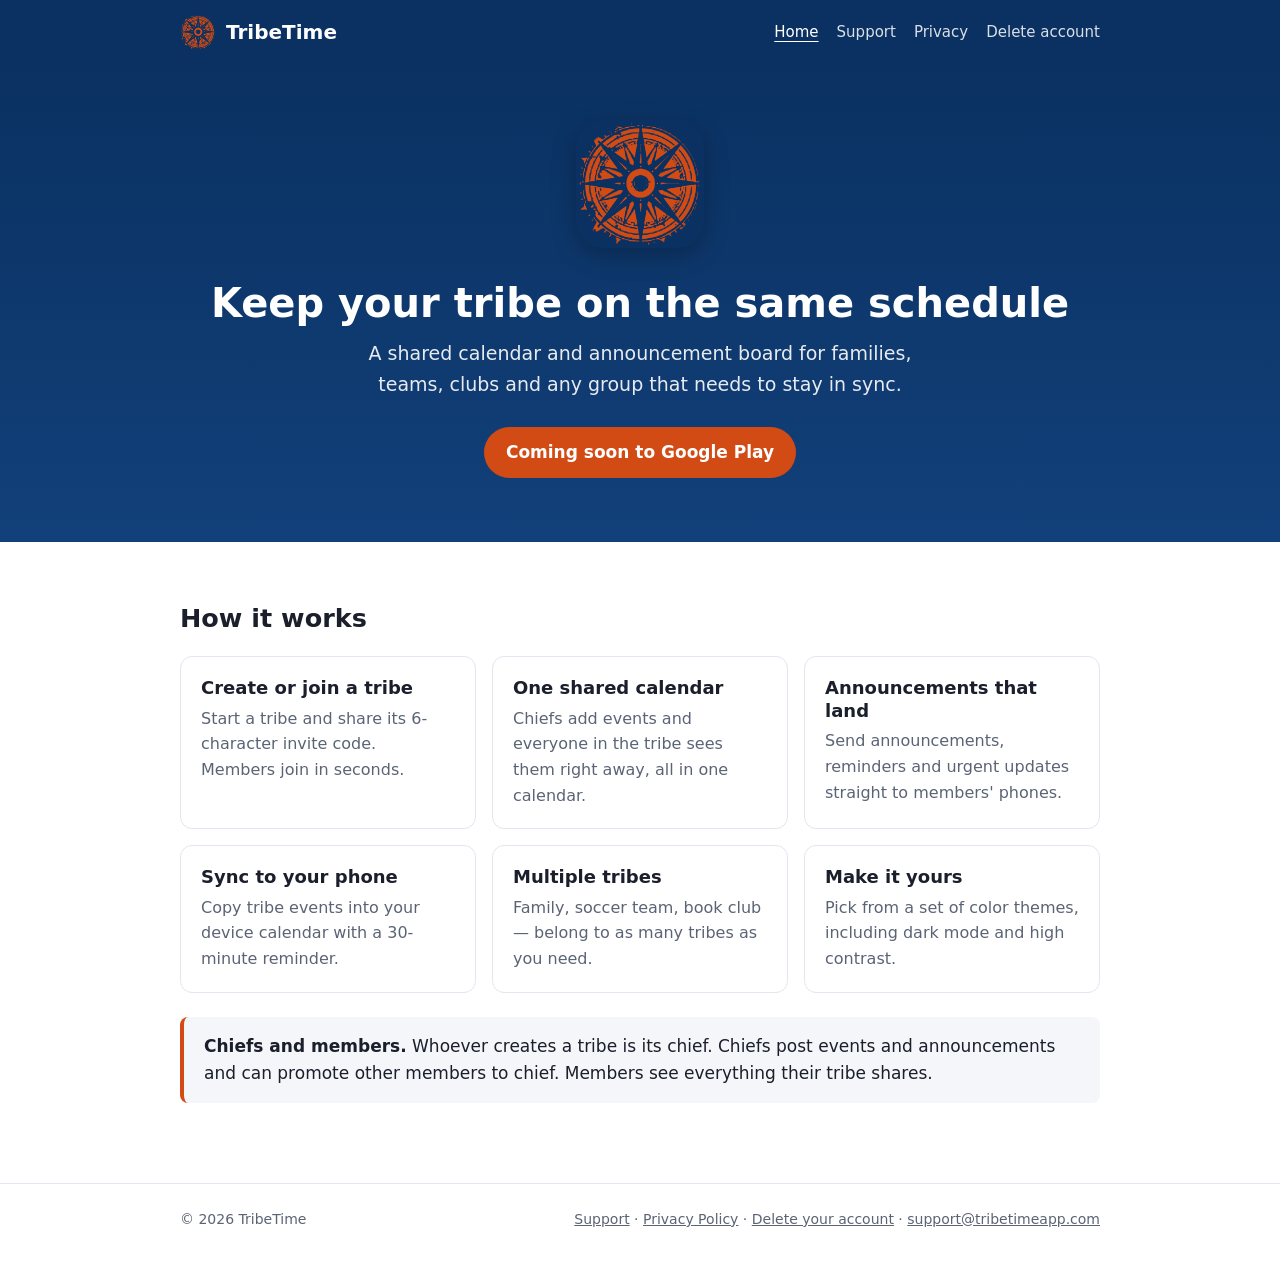
<file: index.html>
<!DOCTYPE html>
<html lang="en">
<head>
  <meta charset="utf-8">
  <meta name="viewport" content="width=device-width, initial-scale=1">
  <title>TribeTime – Shared calendar and announcements for your group</title>
  <meta name="description" content="TribeTime keeps families, teams and groups on the same schedule with a shared calendar, announcements and push notifications.">
  <link rel="icon" type="image/png" href="favicon.png">
  <link rel="apple-touch-icon" href="assets/apple-touch-icon.png">
  <link rel="stylesheet" href="styles.css">
</head>
<body>
  <header class="site-header">
    <div class="wrap">
      <a class="brand" href="index.html"><img src="assets/icon-256.png" alt="">TribeTime</a>
      <nav class="site-nav">
        <a href="index.html" aria-current="page">Home</a>
        <a href="support.html">Support</a>
        <a href="privacy.html">Privacy</a>
        <a href="delete-account.html">Delete account</a>
      </nav>
    </div>
  </header>

  <section class="hero">
    <div class="wrap">
      <img src="assets/icon-512.png" alt="TribeTime app icon">
      <h1>Keep your tribe on the same schedule</h1>
      <p>A shared calendar and announcement board for families, teams, clubs and any group that needs to stay in sync.</p>
      <span class="badge">Coming soon to Google Play</span>
    </div>
  </section>

  <main>
    <div class="wrap">
      <h2>How it works</h2>
      <div class="features">
        <div class="card">
          <h3>Create or join a tribe</h3>
          <p>Start a tribe and share its 6-character invite code. Members join in seconds.</p>
        </div>
        <div class="card">
          <h3>One shared calendar</h3>
          <p>Chiefs add events and everyone in the tribe sees them right away, all in one calendar.</p>
        </div>
        <div class="card">
          <h3>Announcements that land</h3>
          <p>Send announcements, reminders and urgent updates straight to members' phones.</p>
        </div>
        <div class="card">
          <h3>Sync to your phone</h3>
          <p>Copy tribe events into your device calendar with a 30-minute reminder.</p>
        </div>
        <div class="card">
          <h3>Multiple tribes</h3>
          <p>Family, soccer team, book club — belong to as many tribes as you need.</p>
        </div>
        <div class="card">
          <h3>Make it yours</h3>
          <p>Pick from a set of color themes, including dark mode and high contrast.</p>
        </div>
      </div>

      <div class="callout">
        <p><strong>Chiefs and members.</strong> Whoever creates a tribe is its chief. Chiefs post events and announcements and can promote other members to chief. Members see everything their tribe shares.</p>
      </div>
    </div>
  </main>

  <footer class="site-footer">
    <div class="wrap">
      <span>&copy; 2026 TribeTime</span>
      <span>
        <a href="support.html">Support</a> ·
        <a href="privacy.html">Privacy Policy</a> ·
        <a href="delete-account.html">Delete your account</a> ·
        <a href="mailto:support@tribetimeapp.com">support@tribetimeapp.com</a>
      </span>
    </div>
  </footer>
</body>
</html>
</file>
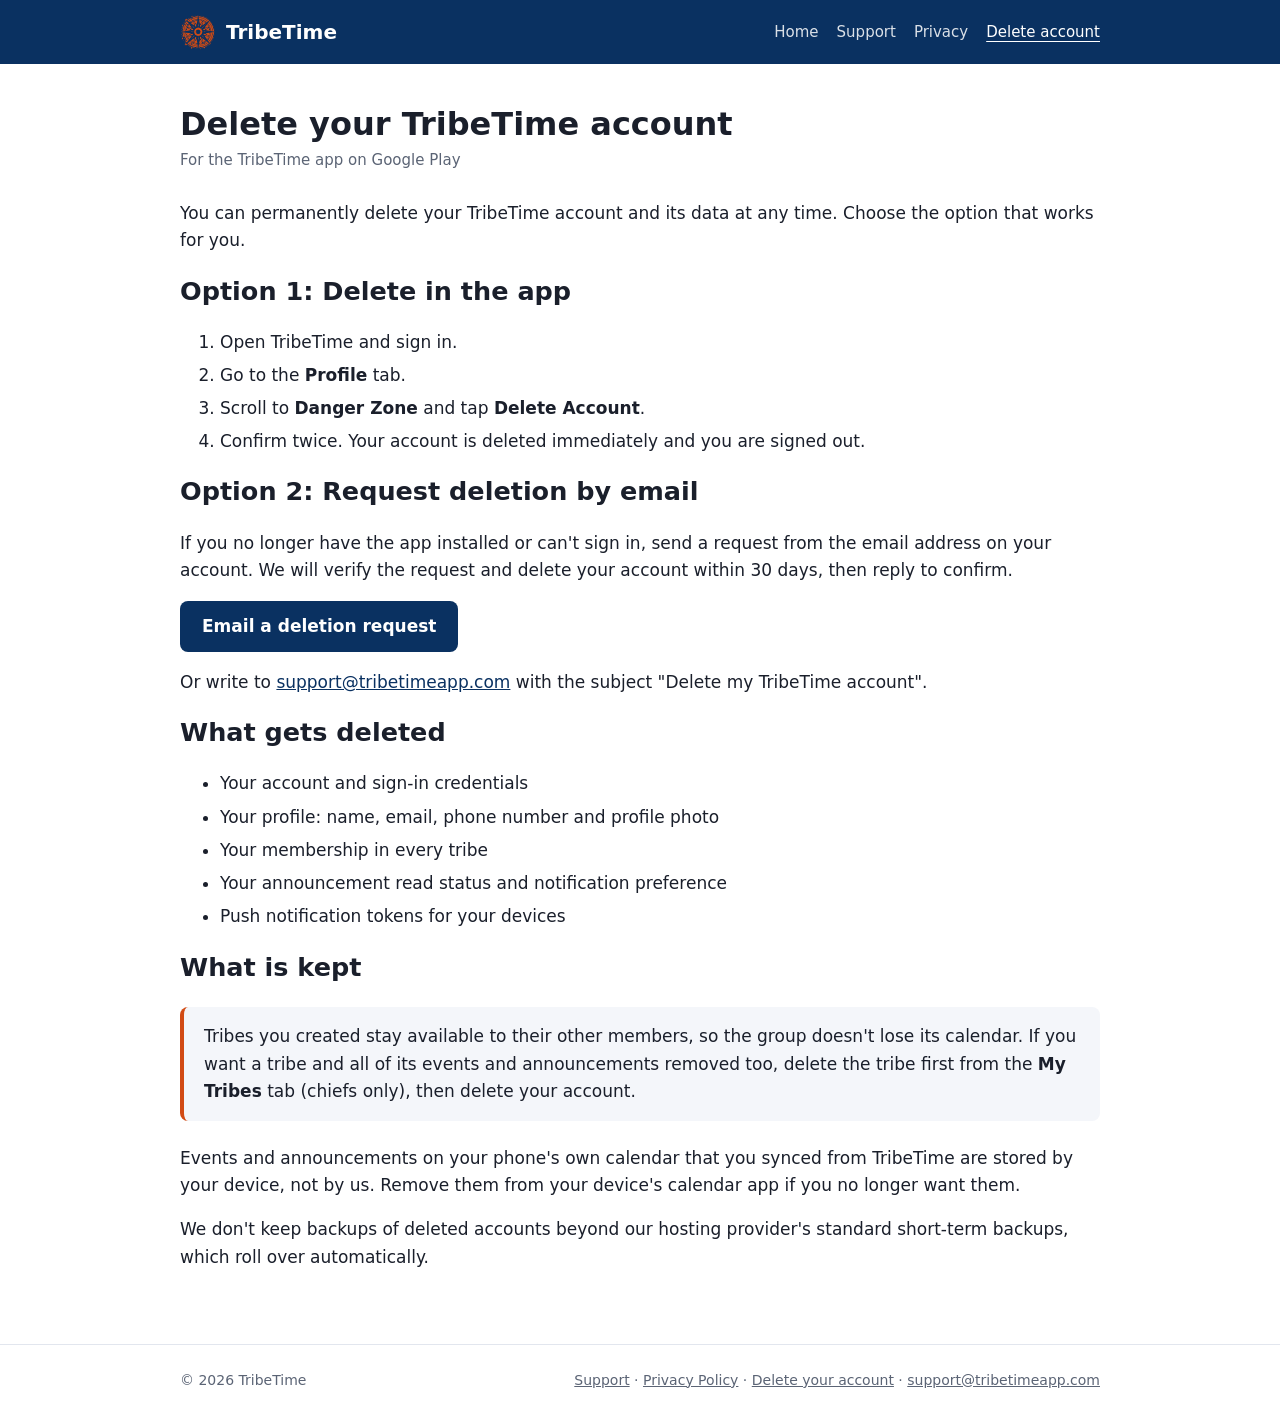
<file: delete-account.html>
<!DOCTYPE html>
<html lang="en">
<head>
  <meta charset="utf-8">
  <meta name="viewport" content="width=device-width, initial-scale=1">
  <title>Delete Your Account – TribeTime</title>
  <meta name="description" content="How to delete your TribeTime account and data, in the app or by request.">
  <link rel="icon" type="image/png" href="favicon.png">
  <link rel="apple-touch-icon" href="assets/apple-touch-icon.png">
  <link rel="stylesheet" href="styles.css">
</head>
<body>
  <header class="site-header">
    <div class="wrap">
      <a class="brand" href="index.html"><img src="assets/icon-256.png" alt="">TribeTime</a>
      <nav class="site-nav">
        <a href="index.html">Home</a>
        <a href="support.html">Support</a>
        <a href="privacy.html">Privacy</a>
        <a href="delete-account.html" aria-current="page">Delete account</a>
      </nav>
    </div>
  </header>

  <main>
    <div class="wrap">
      <h1 class="page-title">Delete your TribeTime account</h1>
      <p class="meta">For the TribeTime app on Google Play</p>

      <p>You can permanently delete your TribeTime account and its data at any time. Choose the option that works for you.</p>

      <h2>Option 1: Delete in the app</h2>
      <ol>
        <li>Open TribeTime and sign in.</li>
        <li>Go to the <strong>Profile</strong> tab.</li>
        <li>Scroll to <strong>Danger Zone</strong> and tap <strong>Delete Account</strong>.</li>
        <li>Confirm twice. Your account is deleted immediately and you are signed out.</li>
      </ol>

      <h2>Option 2: Request deletion by email</h2>
      <p>If you no longer have the app installed or can't sign in, send a request from the email address on your account. We will verify the request and delete your account within 30 days, then reply to confirm.</p>
      <p><a class="button" href="mailto:support@tribetimeapp.com?subject=Delete%20my%20TribeTime%20account&amp;body=Please%20delete%20my%20TribeTime%20account%20and%20its%20data.%0A%0AAccount%20email%3A%20">Email a deletion request</a></p>
      <p>Or write to <a href="mailto:support@tribetimeapp.com">support@tribetimeapp.com</a> with the subject "Delete my TribeTime account".</p>

      <h2>What gets deleted</h2>
      <ul>
        <li>Your account and sign-in credentials</li>
        <li>Your profile: name, email, phone number and profile photo</li>
        <li>Your membership in every tribe</li>
        <li>Your announcement read status and notification preference</li>
        <li>Push notification tokens for your devices</li>
      </ul>

      <h2>What is kept</h2>
      <div class="callout">
        <p>Tribes you created stay available to their other members, so the group doesn't lose its calendar. If you want a tribe and all of its events and announcements removed too, delete the tribe first from the <strong>My Tribes</strong> tab (chiefs only), then delete your account.</p>
      </div>
      <p>Events and announcements on your phone's own calendar that you synced from TribeTime are stored by your device, not by us. Remove them from your device's calendar app if you no longer want them.</p>
      <p>We don't keep backups of deleted accounts beyond our hosting provider's standard short-term backups, which roll over automatically.</p>
    </div>
  </main>

  <footer class="site-footer">
    <div class="wrap">
      <span>&copy; 2026 TribeTime</span>
      <span>
        <a href="support.html">Support</a> ·
        <a href="privacy.html">Privacy Policy</a> ·
        <a href="delete-account.html">Delete your account</a> ·
        <a href="mailto:support@tribetimeapp.com">support@tribetimeapp.com</a>
      </span>
    </div>
  </footer>
</body>
</html>
</file>
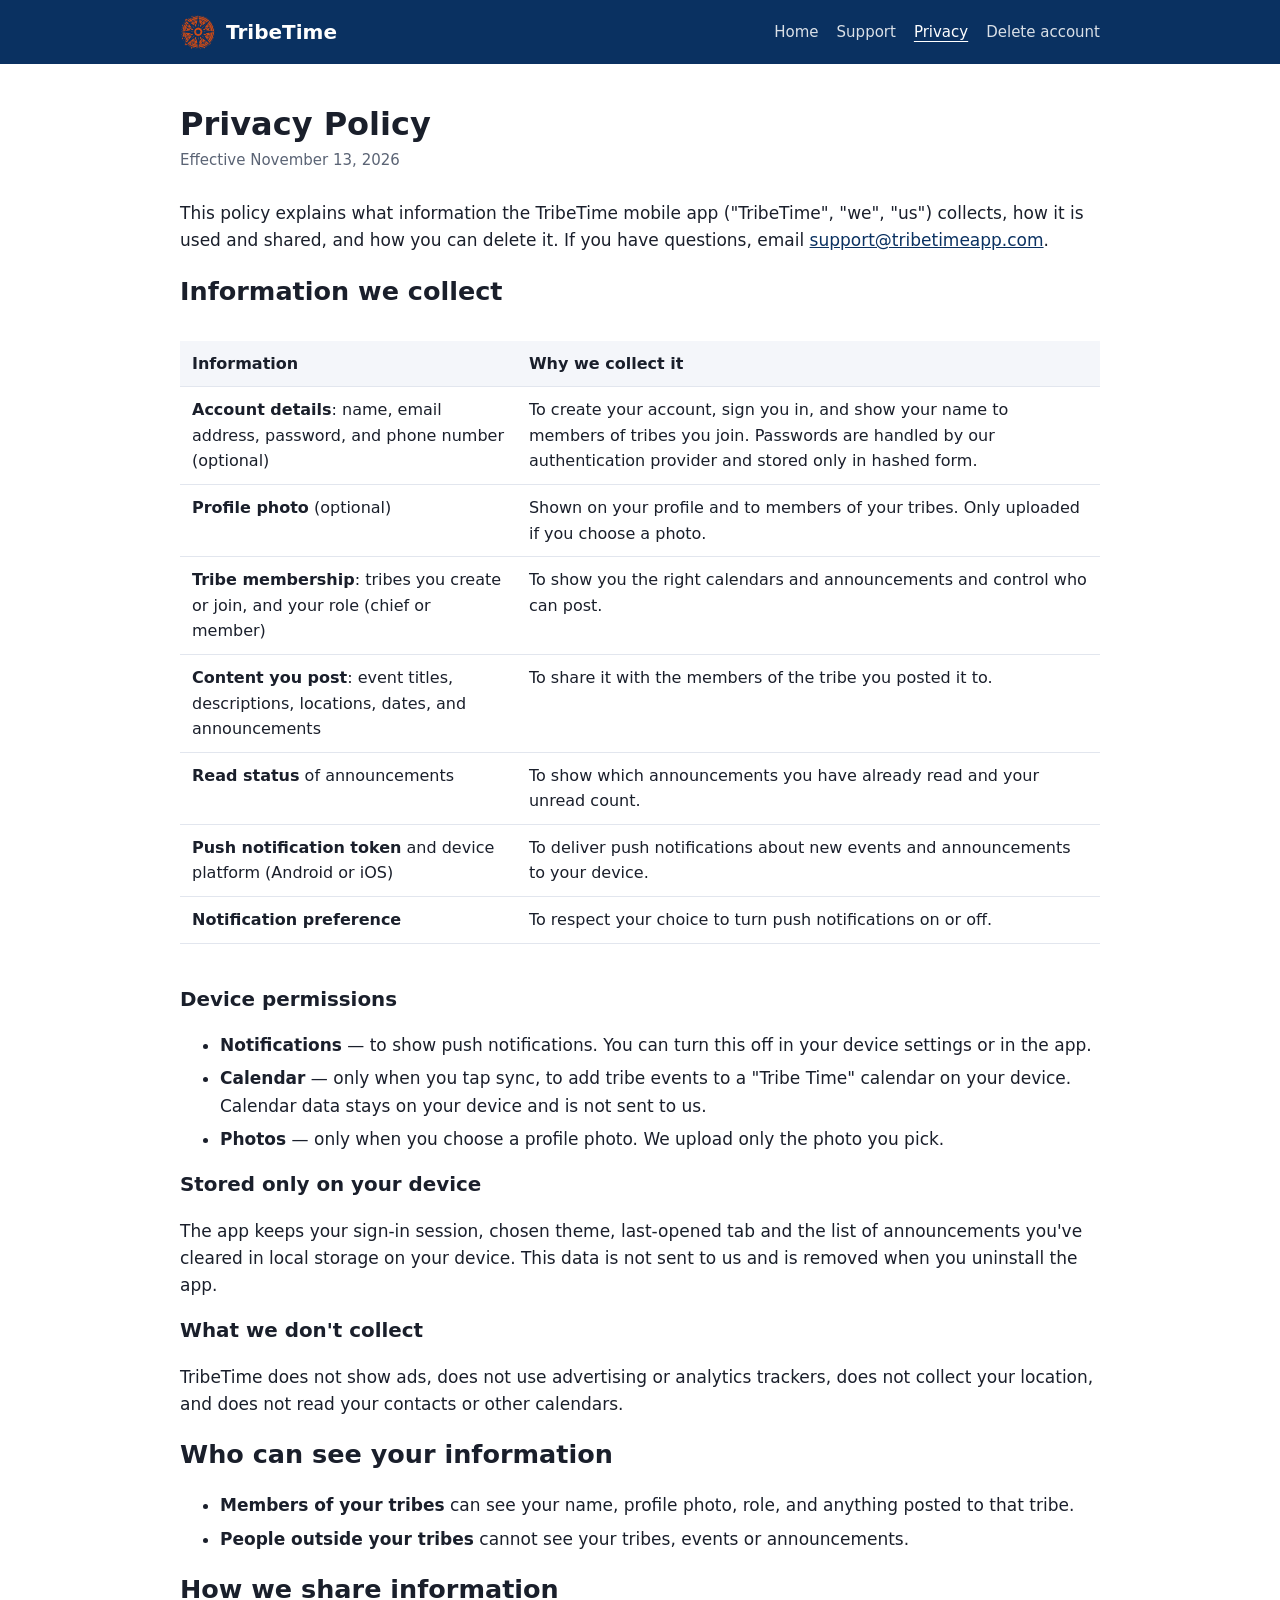
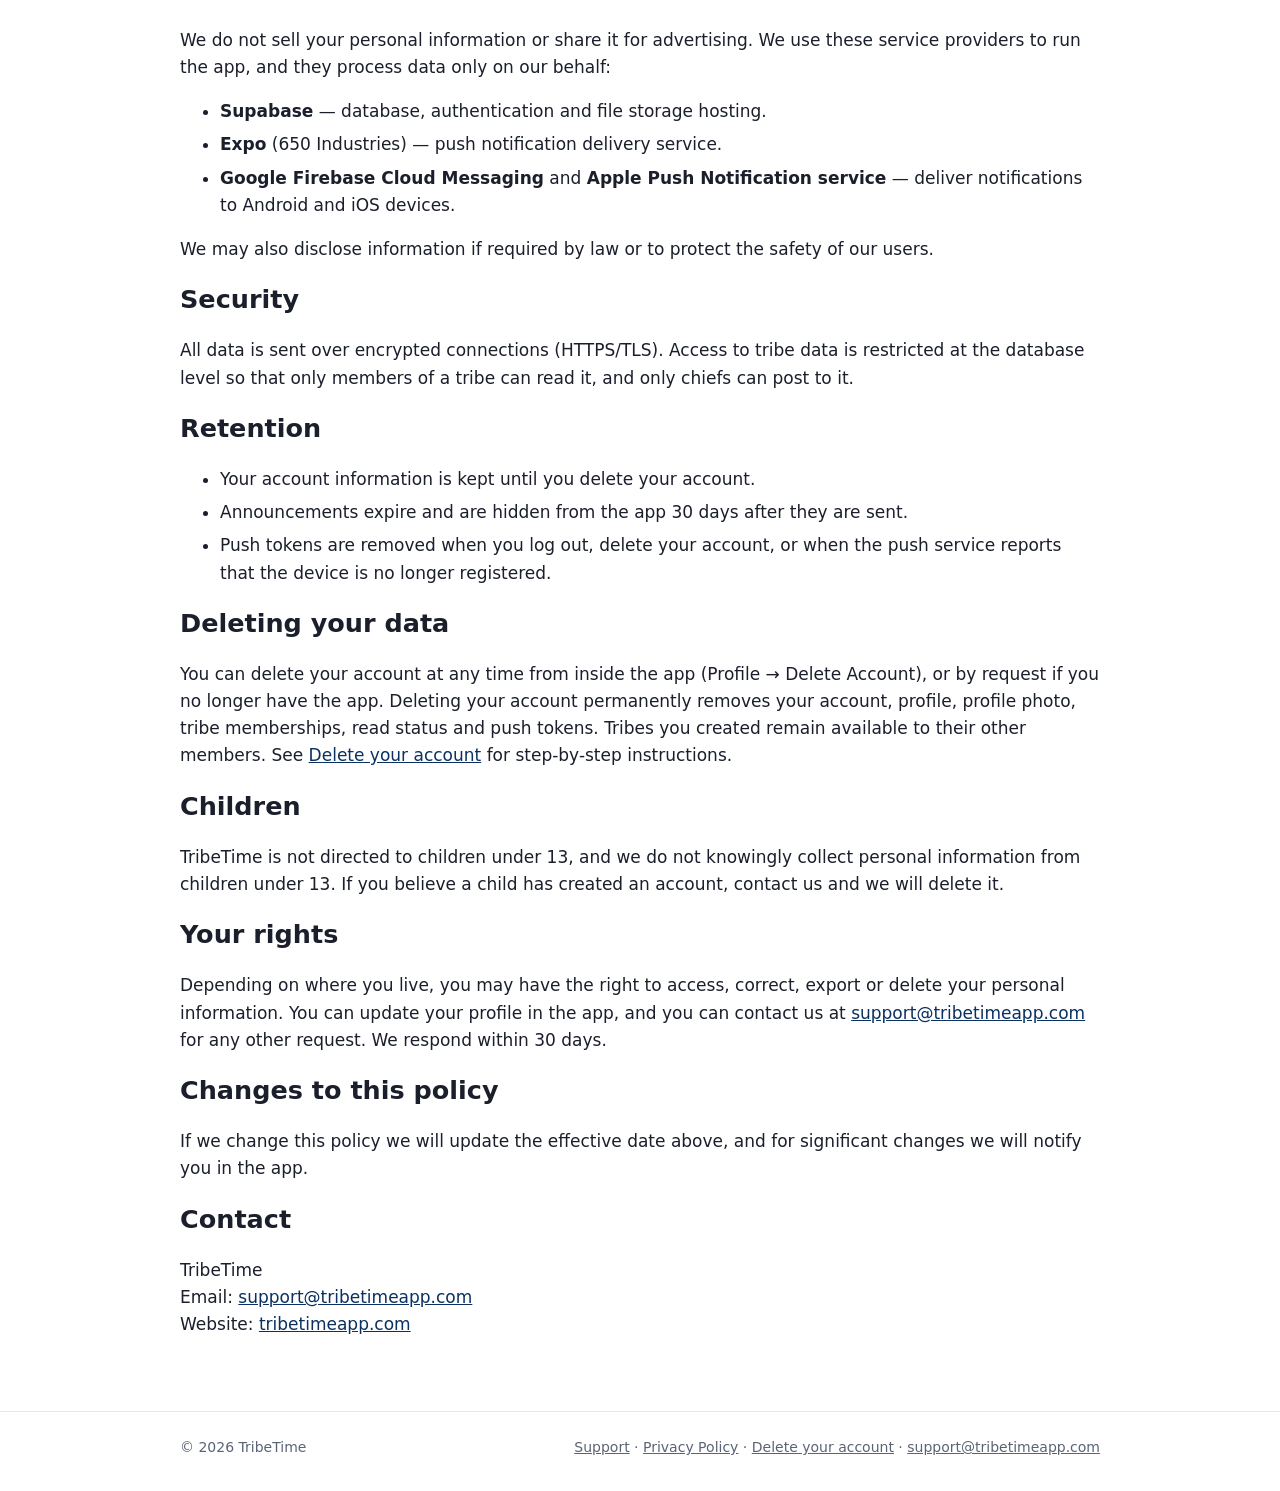
<file: privacy.html>
<!DOCTYPE html>
<html lang="en">
<head>
  <meta charset="utf-8">
  <meta name="viewport" content="width=device-width, initial-scale=1">
  <title>Privacy Policy – TribeTime</title>
  <meta name="description" content="How the TribeTime app collects, uses, shares and deletes your information.">
  <link rel="icon" type="image/png" href="favicon.png">
  <link rel="apple-touch-icon" href="assets/apple-touch-icon.png">
  <link rel="stylesheet" href="styles.css">
</head>
<body>
  <header class="site-header">
    <div class="wrap">
      <a class="brand" href="index.html"><img src="assets/icon-256.png" alt="">TribeTime</a>
      <nav class="site-nav">
        <a href="index.html">Home</a>
        <a href="support.html">Support</a>
        <a href="privacy.html" aria-current="page">Privacy</a>
        <a href="delete-account.html">Delete account</a>
      </nav>
    </div>
  </header>

  <main>
    <div class="wrap">
      <h1 class="page-title">Privacy Policy</h1>
      <p class="meta">Effective November 13, 2026</p>

      <p>This policy explains what information the TribeTime mobile app ("TribeTime", "we", "us") collects, how it is used and shared, and how you can delete it. If you have questions, email <a href="mailto:support@tribetimeapp.com">support@tribetimeapp.com</a>.</p>

      <h2>Information we collect</h2>
      <div class="table-scroll">
        <table>
          <thead>
            <tr><th>Information</th><th>Why we collect it</th></tr>
          </thead>
          <tbody>
            <tr>
              <td><strong>Account details</strong>: name, email address, password, and phone number (optional)</td>
              <td>To create your account, sign you in, and show your name to members of tribes you join. Passwords are handled by our authentication provider and stored only in hashed form.</td>
            </tr>
            <tr>
              <td><strong>Profile photo</strong> (optional)</td>
              <td>Shown on your profile and to members of your tribes. Only uploaded if you choose a photo.</td>
            </tr>
            <tr>
              <td><strong>Tribe membership</strong>: tribes you create or join, and your role (chief or member)</td>
              <td>To show you the right calendars and announcements and control who can post.</td>
            </tr>
            <tr>
              <td><strong>Content you post</strong>: event titles, descriptions, locations, dates, and announcements</td>
              <td>To share it with the members of the tribe you posted it to.</td>
            </tr>
            <tr>
              <td><strong>Read status</strong> of announcements</td>
              <td>To show which announcements you have already read and your unread count.</td>
            </tr>
            <tr>
              <td><strong>Push notification token</strong> and device platform (Android or iOS)</td>
              <td>To deliver push notifications about new events and announcements to your device.</td>
            </tr>
            <tr>
              <td><strong>Notification preference</strong></td>
              <td>To respect your choice to turn push notifications on or off.</td>
            </tr>
          </tbody>
        </table>
      </div>

      <h3>Device permissions</h3>
      <ul>
        <li><strong>Notifications</strong> — to show push notifications. You can turn this off in your device settings or in the app.</li>
        <li><strong>Calendar</strong> — only when you tap sync, to add tribe events to a "Tribe Time" calendar on your device. Calendar data stays on your device and is not sent to us.</li>
        <li><strong>Photos</strong> — only when you choose a profile photo. We upload only the photo you pick.</li>
      </ul>

      <h3>Stored only on your device</h3>
      <p>The app keeps your sign-in session, chosen theme, last-opened tab and the list of announcements you've cleared in local storage on your device. This data is not sent to us and is removed when you uninstall the app.</p>

      <h3>What we don't collect</h3>
      <p>TribeTime does not show ads, does not use advertising or analytics trackers, does not collect your location, and does not read your contacts or other calendars.</p>

      <h2>Who can see your information</h2>
      <ul>
        <li><strong>Members of your tribes</strong> can see your name, profile photo, role, and anything posted to that tribe.</li>
        <li><strong>People outside your tribes</strong> cannot see your tribes, events or announcements.</li>
      </ul>

      <h2>How we share information</h2>
      <p>We do not sell your personal information or share it for advertising. We use these service providers to run the app, and they process data only on our behalf:</p>
      <ul>
        <li><strong>Supabase</strong> — database, authentication and file storage hosting.</li>
        <li><strong>Expo</strong> (650 Industries) — push notification delivery service.</li>
        <li><strong>Google Firebase Cloud Messaging</strong> and <strong>Apple Push Notification service</strong> — deliver notifications to Android and iOS devices.</li>
      </ul>
      <p>We may also disclose information if required by law or to protect the safety of our users.</p>

      <h2>Security</h2>
      <p>All data is sent over encrypted connections (HTTPS/TLS). Access to tribe data is restricted at the database level so that only members of a tribe can read it, and only chiefs can post to it.</p>

      <h2>Retention</h2>
      <ul>
        <li>Your account information is kept until you delete your account.</li>
        <li>Announcements expire and are hidden from the app 30 days after they are sent.</li>
        <li>Push tokens are removed when you log out, delete your account, or when the push service reports that the device is no longer registered.</li>
      </ul>

      <h2>Deleting your data</h2>
      <p>You can delete your account at any time from inside the app (Profile → Delete Account), or by request if you no longer have the app. Deleting your account permanently removes your account, profile, profile photo, tribe memberships, read status and push tokens. Tribes you created remain available to their other members. See <a href="delete-account.html">Delete your account</a> for step-by-step instructions.</p>

      <h2>Children</h2>
      <p>TribeTime is not directed to children under 13, and we do not knowingly collect personal information from children under 13. If you believe a child has created an account, contact us and we will delete it.</p>

      <h2>Your rights</h2>
      <p>Depending on where you live, you may have the right to access, correct, export or delete your personal information. You can update your profile in the app, and you can contact us at <a href="mailto:support@tribetimeapp.com">support@tribetimeapp.com</a> for any other request. We respond within 30 days.</p>

      <h2>Changes to this policy</h2>
      <p>If we change this policy we will update the effective date above, and for significant changes we will notify you in the app.</p>

      <h2>Contact</h2>
      <p>TribeTime<br>
      Email: <a href="mailto:support@tribetimeapp.com">support@tribetimeapp.com</a><br>
      Website: <a href="https://tribetimeapp.com">tribetimeapp.com</a></p>
    </div>
  </main>

  <footer class="site-footer">
    <div class="wrap">
      <span>&copy; 2026 TribeTime</span>
      <span>
        <a href="support.html">Support</a> ·
        <a href="privacy.html">Privacy Policy</a> ·
        <a href="delete-account.html">Delete your account</a> ·
        <a href="mailto:support@tribetimeapp.com">support@tribetimeapp.com</a>
      </span>
    </div>
  </footer>
</body>
</html>
</file>
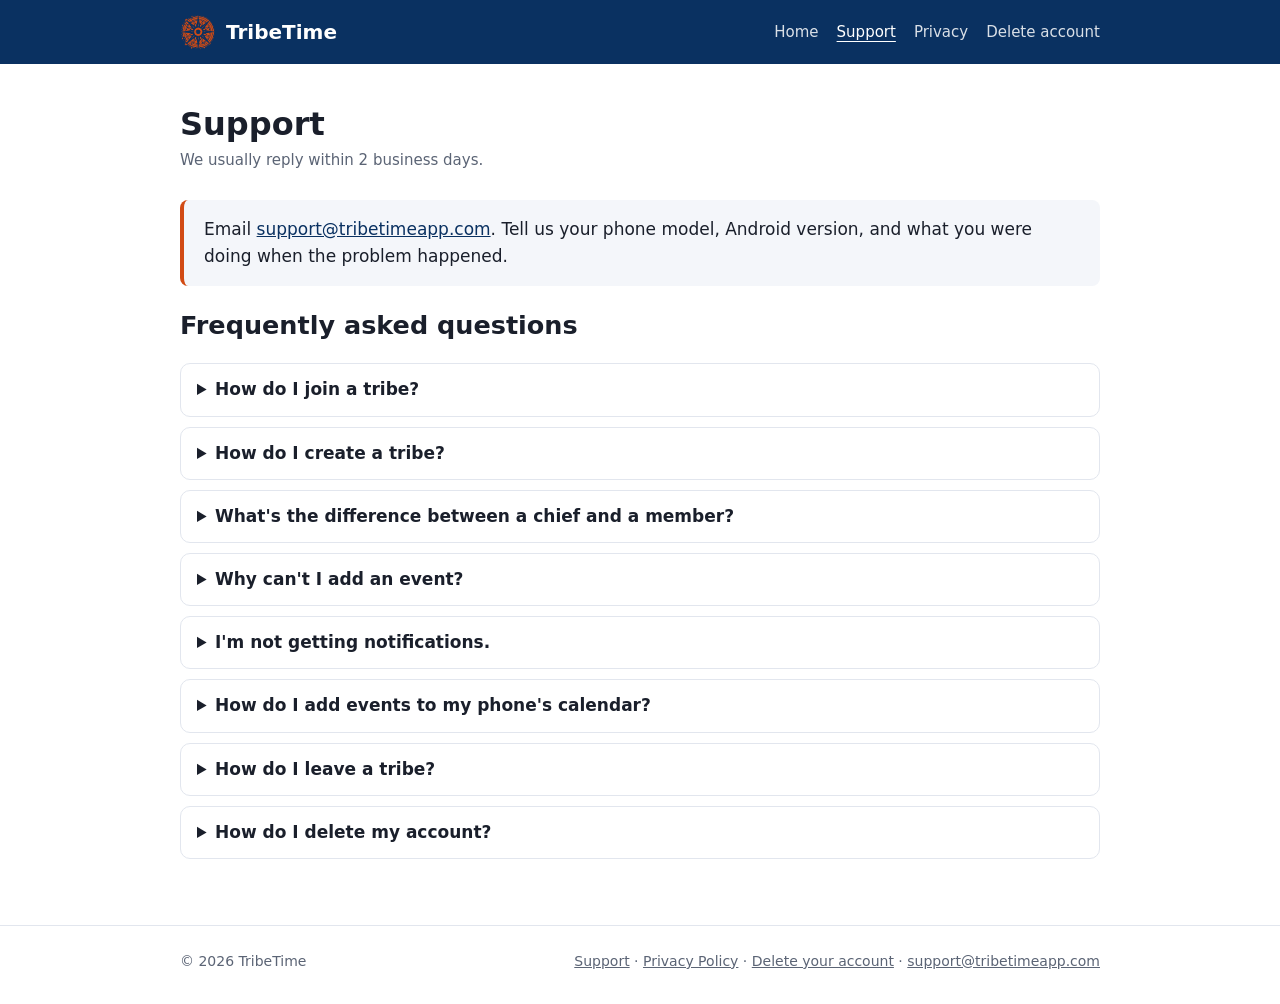
<file: support.html>
<!DOCTYPE html>
<html lang="en">
<head>
  <meta charset="utf-8">
  <meta name="viewport" content="width=device-width, initial-scale=1">
  <title>Support – TribeTime</title>
  <meta name="description" content="Help with TribeTime: joining tribes, events, notifications and your account.">
  <link rel="icon" type="image/png" href="favicon.png">
  <link rel="apple-touch-icon" href="assets/apple-touch-icon.png">
  <link rel="stylesheet" href="styles.css">
</head>
<body>
  <header class="site-header">
    <div class="wrap">
      <a class="brand" href="index.html"><img src="assets/icon-256.png" alt="">TribeTime</a>
      <nav class="site-nav">
        <a href="index.html">Home</a>
        <a href="support.html" aria-current="page">Support</a>
        <a href="privacy.html">Privacy</a>
        <a href="delete-account.html">Delete account</a>
      </nav>
    </div>
  </header>

  <main>
    <div class="wrap">
      <h1 class="page-title">Support</h1>
      <p class="meta">We usually reply within 2 business days.</p>

      <div class="callout">
        <p>Email <a href="mailto:support@tribetimeapp.com">support@tribetimeapp.com</a>. Tell us your phone model, Android version, and what you were doing when the problem happened.</p>
      </div>

      <h2>Frequently asked questions</h2>

      <details>
        <summary>How do I join a tribe?</summary>
        <p>Ask the tribe's chief for the 6-character invite code. In the app, open <strong>My Tribes</strong>, tap <strong>Join</strong>, and enter the code.</p>
      </details>

      <details>
        <summary>How do I create a tribe?</summary>
        <p>Open <strong>My Tribes</strong> and tap <strong>Create</strong>. Give it a name and color. You become its chief, and the app shows an invite code you can share.</p>
      </details>

      <details>
        <summary>What's the difference between a chief and a member?</summary>
        <p>Chiefs can add, edit and cancel events, send announcements, see the member list and promote members to chief. Members see their tribe's calendar and announcements.</p>
      </details>

      <details>
        <summary>Why can't I add an event?</summary>
        <p>Only chiefs can add events. If the add button is missing, ask your tribe's chief to promote you.</p>
      </details>

      <details>
        <summary>I'm not getting notifications.</summary>
        <p>Check that notifications are allowed for TribeTime in your phone's Settings → Apps → TribeTime → Notifications, and that <strong>Push Notifications</strong> is on in the app's Profile tab. Some phones restrict apps running in the background; setting TribeTime's battery usage to "Unrestricted" can help. Logging out and back in re-registers your device.</p>
      </details>

      <details>
        <summary>How do I add events to my phone's calendar?</summary>
        <p>On the Calendar tab, tap the sync button and allow calendar access. Upcoming events are copied to a "Tribe Time" calendar on your phone with a 30-minute reminder.</p>
      </details>

      <details>
        <summary>How do I leave a tribe?</summary>
        <p>Open <strong>My Tribes</strong> and tap <strong>Leave</strong> on the tribe. You stop seeing its events and announcements right away.</p>
      </details>

      <details>
        <summary>How do I delete my account?</summary>
        <p>In the app, go to Profile → Delete Account. If you can't access the app, see <a href="delete-account.html">Delete your account</a>.</p>
      </details>
    </div>
  </main>

  <footer class="site-footer">
    <div class="wrap">
      <span>&copy; 2026 TribeTime</span>
      <span>
        <a href="support.html">Support</a> ·
        <a href="privacy.html">Privacy Policy</a> ·
        <a href="delete-account.html">Delete your account</a> ·
        <a href="mailto:support@tribetimeapp.com">support@tribetimeapp.com</a>
      </span>
    </div>
  </footer>
</body>
</html>
</file>
<file: styles.css>
:root {
  --navy: #0A3161;
  --orange: #D24B14;
  --bg: #ffffff;
  --bg-soft: #f4f6fa;
  --text: #1a1f2b;
  --text-muted: #5b6475;
  --border: #e2e6ee;
  --link: #0A3161;
  --card: #ffffff;
  --max: 960px;
}

@media (prefers-color-scheme: dark) {
  :root {
    --bg: #0d1420;
    --bg-soft: #141d2c;
    --text: #e8ecf3;
    --text-muted: #a3adbf;
    --border: #243049;
    --link: #8fb4ff;
    --card: #141d2c;
  }
}

* { box-sizing: border-box; }

html { -webkit-text-size-adjust: 100%; }

body {
  margin: 0;
  background: var(--bg);
  color: var(--text);
  font-family: system-ui, -apple-system, "Segoe UI", Roboto, "Helvetica Neue", Arial, sans-serif;
  font-size: 17px;
  line-height: 1.6;
}

a { color: var(--link); }

.wrap {
  max-width: var(--max);
  margin: 0 auto;
  padding: 0 20px;
}

/* Header */
.site-header {
  background: var(--navy);
  color: #fff;
}

.site-header .wrap {
  display: flex;
  align-items: center;
  justify-content: space-between;
  flex-wrap: wrap;
  gap: 12px;
  padding-top: 14px;
  padding-bottom: 14px;
}

.brand {
  display: flex;
  align-items: center;
  gap: 10px;
  color: #fff;
  text-decoration: none;
  font-weight: 700;
  font-size: 20px;
}

.brand img {
  width: 36px;
  height: 36px;
  border-radius: 8px;
}

.site-nav {
  display: flex;
  flex-wrap: wrap;
  gap: 4px 18px;
}

.site-nav a {
  color: #fff;
  text-decoration: none;
  font-size: 15px;
  opacity: 0.85;
}

.site-nav a:hover,
.site-nav a[aria-current="page"] {
  opacity: 1;
  text-decoration: underline;
  text-underline-offset: 4px;
}

/* Hero */
.hero {
  background: linear-gradient(180deg, var(--navy) 0%, #12407a 100%);
  color: #fff;
  text-align: center;
  padding: 56px 0 64px;
}

.hero img {
  width: 128px;
  height: 128px;
  border-radius: 28px;
  box-shadow: 0 8px 24px rgba(0, 0, 0, 0.25);
}

.hero h1 {
  font-size: 40px;
  line-height: 1.15;
  margin: 24px 0 12px;
}

.hero p {
  font-size: 19px;
  max-width: 560px;
  margin: 0 auto;
  opacity: 0.9;
}

.badge {
  display: inline-block;
  margin-top: 28px;
  padding: 12px 22px;
  border-radius: 999px;
  background: var(--orange);
  color: #fff;
  font-weight: 600;
  text-decoration: none;
}

/* Sections */
main { padding: 40px 0 56px; }

h1, h2, h3 { line-height: 1.25; }

.page-title {
  font-size: 32px;
  margin: 0 0 4px;
}

.meta {
  color: var(--text-muted);
  font-size: 15px;
  margin: 0 0 28px;
}

.features {
  display: grid;
  grid-template-columns: repeat(auto-fit, minmax(240px, 1fr));
  gap: 16px;
  margin-top: 8px;
}

.card {
  background: var(--card);
  border: 1px solid var(--border);
  border-radius: 12px;
  padding: 20px;
}

.card h3 {
  margin: 0 0 6px;
  font-size: 18px;
}

.card p {
  margin: 0;
  color: var(--text-muted);
  font-size: 16px;
}

.callout {
  background: var(--bg-soft);
  border-left: 4px solid var(--orange);
  border-radius: 8px;
  padding: 16px 20px;
  margin: 24px 0;
}

.callout p:first-child { margin-top: 0; }
.callout p:last-child { margin-bottom: 0; }

table {
  width: 100%;
  border-collapse: collapse;
  margin: 12px 0 24px;
  font-size: 16px;
}

th, td {
  text-align: left;
  vertical-align: top;
  padding: 10px 12px;
  border-bottom: 1px solid var(--border);
}

th { background: var(--bg-soft); }

.table-scroll { overflow-x: auto; }

ol li, ul li { margin-bottom: 6px; }

details {
  border: 1px solid var(--border);
  border-radius: 10px;
  padding: 12px 16px;
  margin-bottom: 10px;
  background: var(--card);
}

summary {
  cursor: pointer;
  font-weight: 600;
}

details p { margin-bottom: 0; }

.button {
  display: inline-block;
  padding: 12px 22px;
  border-radius: 8px;
  background: var(--navy);
  color: #fff;
  font-weight: 600;
  text-decoration: none;
}

@media (prefers-color-scheme: dark) {
  .button { background: var(--orange); }
}

/* Footer */
.site-footer {
  border-top: 1px solid var(--border);
  color: var(--text-muted);
  font-size: 14px;
  padding: 24px 0 32px;
}

.site-footer .wrap {
  display: flex;
  flex-wrap: wrap;
  justify-content: space-between;
  gap: 8px 24px;
}

.site-footer a { color: var(--text-muted); }

@media (max-width: 600px) {
  body { font-size: 16px; }
  .hero { padding: 40px 0 48px; }
  .hero h1 { font-size: 30px; }
  .hero p { font-size: 17px; }
  .page-title { font-size: 26px; }
}
</file>
